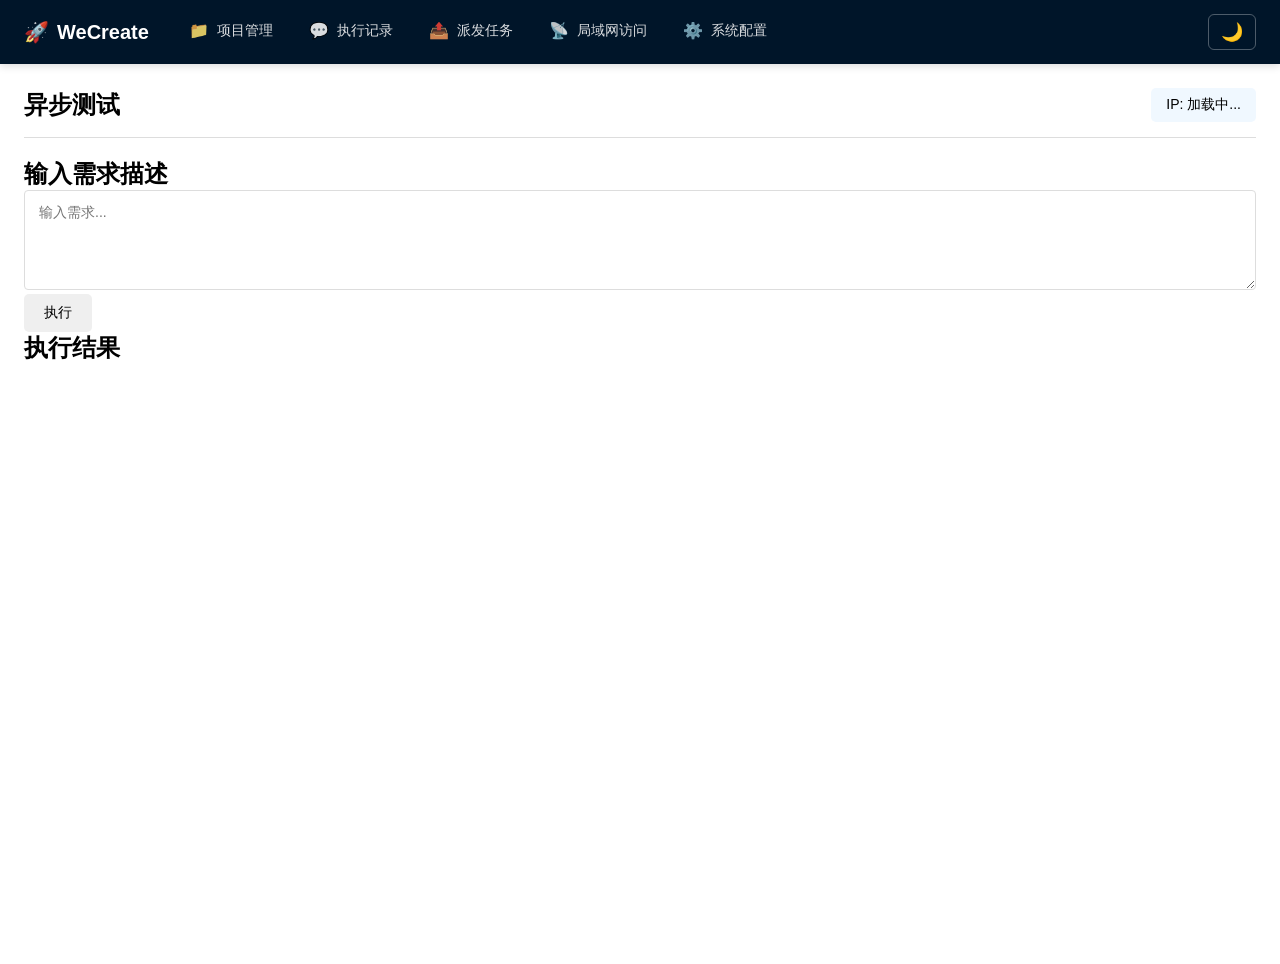
<file: src/main/resources/static/async/ass/index.html>
<!DOCTYPE html>
<html lang="zh-CN">
<head>
    <meta charset="UTF-8">
    <meta name="viewport" content="width=device-width, initial-scale=1.0">
    <title>异步测试 - WeCreate</title>
    <link rel="stylesheet" href="../../css/navbar.css">
    <link rel="stylesheet" href="../../css/forms.css">
    <style>
        :root {
            --bg-color: #ffffff;
            --container-bg: #ffffff;
            --text-color: #000000;
            --border-color: #ddd;
            --header-border: #ddd;
            --user-info-bg: #f0f8ff;
            --path-info-bg: #fff8dc;
            --warning-bg: #fcf8e3;
            --warning-border: #ff9800;
            --input-border: #ddd;
            --btn-primary-bg: #007bff;
            --btn-primary-hover: #0056b3;
            --btn-disabled-bg: #ccc;
            --output-border: #ddd;
            --message-info-bg: #e7f3ff;
            --message-info-border: #2196F3;
            --message-complete-bg: #dff0d8;
            --message-complete-border: #4CAF50;
            --message-success-bg: #dff0d8;
            --message-success-border: #4CAF50;
            --message-error-bg: #f2dede;
            --message-error-border: #F44336;
            --message-warning-bg: #fff3cd;
            --message-warning-border: #ffc107;
        }

        .dark-theme {
            --bg-color: #1a1a1a;
            --container-bg: #2d2d2d;
            --text-color: #e0e0e0;
            --border-color: #555;
            --header-border: #555;
            --user-info-bg: #3d3d3d;
            --path-info-bg: #4a3c00;
            --warning-bg: #4a3c00;
            --warning-border: #ff9800;
            --input-border: #555;
            --btn-primary-bg: #0069d9;
            --btn-primary-hover: #0062cc;
            --btn-disabled-bg: #555;
            --output-border: #555;
            --message-info-bg: #1e3a5f;
            --message-info-border: #2196F3;
            --message-complete-bg: #1e4a1e;
            --message-complete-border: #4CAF50;
            --message-success-bg: #1e4a1e;
            --message-success-border: #4CAF50;
            --message-error-bg: #5c1e1e;
            --message-error-border: #F44336;
            --message-warning-bg: #4a3c00;
            --message-warning-border: #ffc107;
        }

        body {
            font-family: 'Microsoft YaHei', Arial, sans-serif;
            margin: 0;
            padding: 0;
            background-color: var(--bg-color);
            color: var(--text-color);
            transition: background-color 0.3s, color 0.3s;
        }

        .header {
            display: flex;
            justify-content: space-between;
            align-items: center;
            margin-bottom: 20px;
            padding-bottom: 15px;
            border-bottom: 1px solid var(--header-border);
        }

        .header h1 {
            margin: 0;
            font-size: 24px;
        }

        .user-info {
            display: flex;
            gap: 15px;
            align-items: center;
            background: var(--user-info-bg);
            padding: 8px 15px;
            border-radius: 5px;
            font-size: 14px;
        }

        .path-info {
            background: var(--path-info-bg);
            padding: 10px 15px;
            border-radius: 5px;
            margin-bottom: 15px;
            font-size: 14px;
            border: 1px solid var(--warning-border);
        }

        .input-row {
            display: flex;
            gap: 10px;
            margin-bottom: 15px;
        }

        #userInput {
            flex: 1;
            padding: 10px;
            border: 1px solid var(--input-border);
            border-radius: 5px;
            font-size: 14px;
        }

        #userInput:focus {
            outline: none;
            border-color: var(--btn-primary-bg);
        }

        button {
            padding: 10px 20px;
            border: none;
            border-radius: 5px;
            cursor: pointer;
            font-size: 14px;
        }

        .btn-primary {
            background: var(--btn-primary-bg);
            color: white;
        }

        .btn-primary:hover {
            background: var(--btn-primary-hover);
        }

        .btn:disabled {
            background: var(--btn-disabled-bg);
            cursor: not-allowed;
        }

        .output {
            border: 1px solid var(--output-border);
            border-radius: 5px;
            padding: 15px;
            min-height: 400px;
            max-height: 600px;
            overflow-y: auto;
            background: var(--container-bg);
        }

        .message {
            margin-bottom: 10px;
            padding: 10px;
            border-radius: 5px;
            border-left: 3px solid;
        }

        .message.info {
            background: var(--message-info-bg);
            border-color: var(--message-info-border);
        }

        .message.complete {
            background: var(--message-complete-bg);
            border-color: var(--message-complete-border);
        }

        .message.success {
            background: var(--message-success-bg);
            border-color: var(--message-success-border);
        }

        .message.error {
            background: var(--message-error-bg);
            border-color: var(--message-error-border);
        }

        .message.warning {
            background: var(--message-warning-bg);
            border-color: var(--message-warning-border);
        }

        .message-content {
            white-space: pre-wrap;
            word-wrap: break-word;
        }
    </style>
</head>
<body>
    <!-- 顶部导航栏 -->
    <nav class="navbar">
        <div class="navbar-content">
            <div class="navbar-left">
                <a href="/list.html" class="navbar-logo">
                    <span>🚀</span>
                    <span>WeCreate</span>
                </a>
                <div class="navbar-menu" id="navbarMenu">
                    <a href="/index.html" class="navbar-menu-item">
                        <span class="icon">📁</span>
                        <span>项目管理</span>
                    </a>
                    <a href="/excrecord.html" class="navbar-menu-item">
                        <span class="icon">💬</span>
                        <span>执行记录</span>
                    </a>
                    <a href="/pro/index.html" class="navbar-menu-item">
                        <span class="icon">📤</span>
                        <span>派发任务</span>
                    </a>
                    <a href="/async/ass/index.html" class="navbar-menu-item active" style="display: none;">
                        <span class="icon">⚡</span>
                        <span>异步测试</span>
                    </a>
                    <a href="/debug.html" class="navbar-menu-item" style="display: none;">
                        <span class="icon">🐛</span>
                        <span>日志调试</span>
                    </a>
                    <a href="/lan.html" class="navbar-menu-item">
                        <span class="icon">📡</span>
                        <span>局域网访问</span>
                    </a>
                    <a href="/settings.html" class="navbar-menu-item">
                        <span class="icon">⚙️</span>
                        <span>系统配置</span>
                    </a>
                </div>
            </div>
            <div class="navbar-right">
                <button class="theme-toggle-btn" id="themeToggleBtn" onclick="toggleDarkTheme()" title="切换主题 (F8)">
                    <span class="theme-icon">🌙</span>
                </button>
            </div>
            <div class="navbar-toggle" onclick="toggleNavbarMenu()">
                <span></span>
                <span></span>
                <span></span>
            </div>
        </div>
    </nav>

    <div class="main-container">
        <div class="header">
            <h1>异步测试</h1>
            <div class="user-info">
                <div class="info-item">IP: <span id="ip">加载中...</span></div>
            </div>
        </div>

        <div class="container">
            <div class="input-section">
                <h2>输入需求描述</h2>
                <textarea id="requestInput" placeholder="输入需求..."></textarea>
                <button id="executeBtn">执行</button>
            </div>

            <div class="output-section">
                <h2>执行结果</h2>
                <div id="output"></div>
            </div>
        </div>
    </div>

    <!-- 引入导航栏 JS -->
    <script src="../../js/navbar.js"></script>
</body>
</html>
</file>
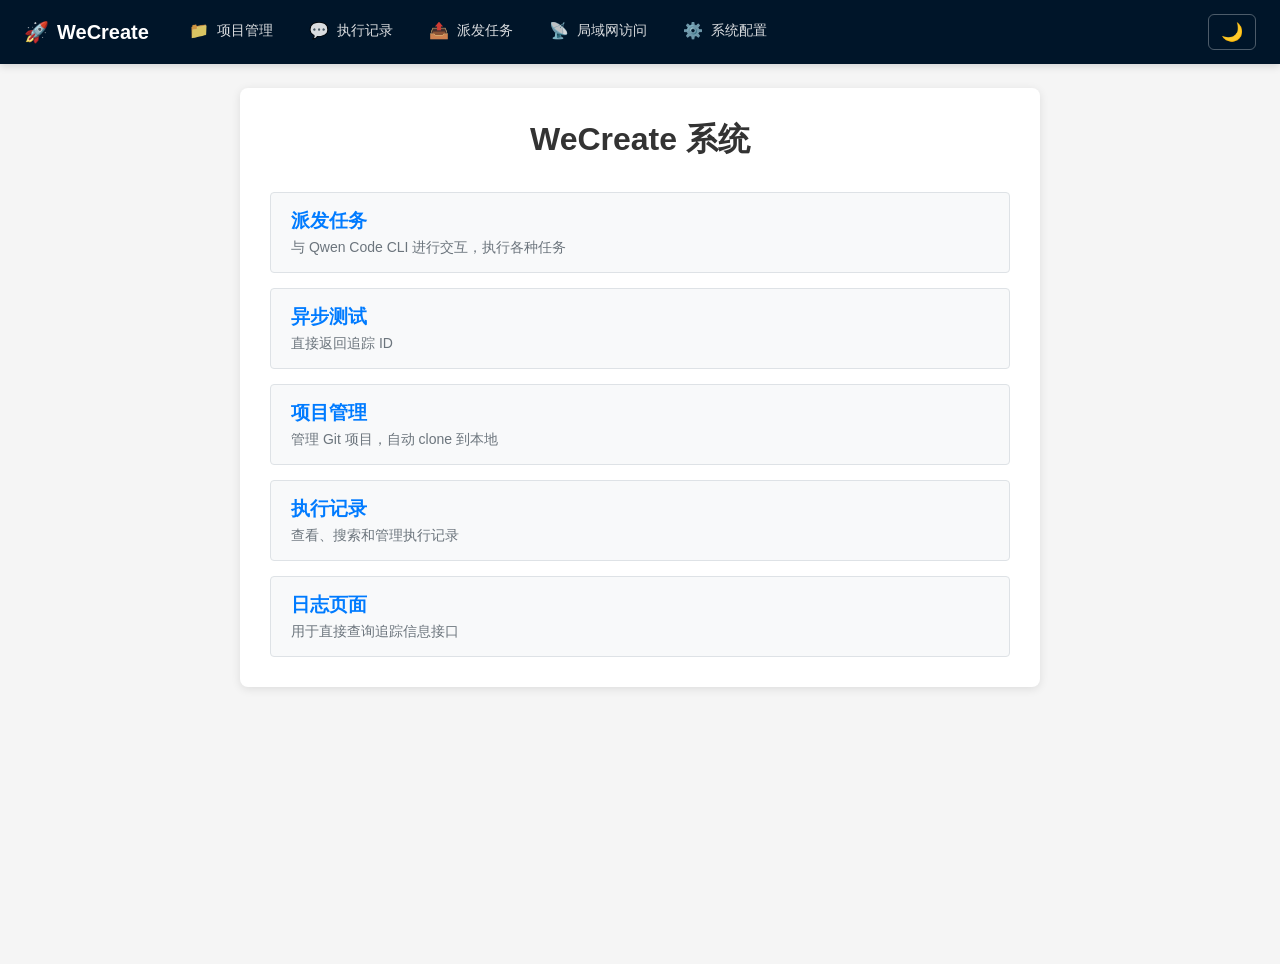
<file: src/main/resources/static/list.html>
<!DOCTYPE html>
<html lang="zh-CN">
<head>
    <meta charset="UTF-8">
    <meta name="viewport" content="width=device-width, initial-scale=1.0">
    <title>WeCreate 系统 - 导航</title>
    <link rel="stylesheet" href="css/navbar.css">
    <style>
        .container {
            max-width: 800px;
            margin: 0 auto;
            background-color: white;
            padding: 30px;
            border-radius: 8px;
            box-shadow: 0 2px 10px rgba(0,0,0,0.1);
            transition: background-color 0.35s cubic-bezier(0.4, 0, 0.2, 1),
                        box-shadow 0.35s cubic-bezier(0.4, 0, 0.2, 1);
        }
        h1 {
            color: #333;
            text-align: center;
            transition: color 0.35s cubic-bezier(0.4, 0, 0.2, 1);
        }
        .nav-links {
            display: flex;
            flex-direction: column;
            gap: 15px;
            margin-top: 30px;
        }
        .nav-link {
            padding: 15px 20px;
            background-color: #f8f9fa;
            border: 1px solid #dee2e6;
            border-radius: 4px;
            text-decoration: none;
            color: #495057;
            transition: all 0.35s cubic-bezier(0.4, 0, 0.2, 1);
        }
        .nav-link:hover {
            background-color: #e9ecef;
            border-color: #adb5bd;
            transform: translateY(-2px);
            box-shadow: 0 4px 8px rgba(0,0,0,0.1);
        }
        .nav-link h3 {
            margin: 0 0 5px 0;
            color: #007bff;
        }
        .nav-link p {
            margin: 0;
            color: #6c757d;
            font-size: 14px;
        }
        body.dark-theme .container {
            background-color: #2d2d2d;
        }
        body.dark-theme h1 {
            color: #e0e0e0;
        }
        body.dark-theme .nav-link {
            background-color: #3d3d3d;
            border-color: #555;
            color: #c0c0c0;
        }
        body.dark-theme .nav-link:hover {
            background-color: #4d4d4d;
        }
        body.dark-theme .nav-link h3 {
            color: #4da6ff;
        }
        body.dark-theme .nav-link p {
            color: #a0a0a0;
        }
    </style>
</head>
<body>
    <!-- 顶部导航栏 -->
    <nav class="navbar">
        <div class="navbar-content">
            <div class="navbar-left">
                <a href="/list.html" class="navbar-logo">
                    <span>🚀</span>
                    <span>WeCreate</span>
                </a>
                <div class="navbar-menu" id="navbarMenu">
                    <a href="/index.html" class="navbar-menu-item">
                        <span class="icon">📁</span>
                        <span>项目管理</span>
                    </a>
                    <a href="/excrecord.html" class="navbar-menu-item">
                        <span class="icon">💬</span>
                        <span>执行记录</span>
                    </a>
                    <a href="/pro/index.html" class="navbar-menu-item">
                        <span class="icon">📤</span>
                        <span>派发任务</span>
                    </a>
                    <a href="/async/ass/index.html" class="navbar-menu-item" style="display: none;">
                        <span class="icon">⚡</span>
                        <span>异步测试</span>
                    </a>
                    <a href="/debug.html" class="navbar-menu-item" style="display: none;">
                        <span class="icon">🐛</span>
                        <span>日志调试</span>
                    </a>
                    <a href="/lan.html" class="navbar-menu-item">
                        <span class="icon">📡</span>
                        <span>局域网访问</span>
                    </a>
                    <a href="/settings.html" class="navbar-menu-item">
                        <span class="icon">⚙️</span>
                        <span>系统配置</span>
                    </a>
                </div>
            </div>
            <div class="navbar-right">
                <button class="theme-toggle-btn" id="themeToggleBtn" onclick="toggleDarkTheme()" title="切换主题 (F8)">
                    <span class="theme-icon">🌙</span>
                </button>
            </div>
            <div class="navbar-toggle" onclick="toggleNavbarMenu()">
                <span></span>
                <span></span>
                <span></span>
            </div>
        </div>
    </nav>

    <div class="main-container">
    <div class="container">
        <h1>WeCreate 系统</h1>

        <div class="nav-links">
            <a href="/pro/index.html" class="nav-link">
                <h3>派发任务</h3>
                <p>与 Qwen Code CLI 进行交互，执行各种任务</p>
            </a>
            <a href="/async/ass/index.html" class="nav-link">
                <h3>异步测试</h3>
                <p>直接返回追踪 ID</p>
            </a>
            <a href="/index.html" class="nav-link">
                <h3>项目管理</h3>
                <p>管理 Git 项目，自动 clone 到本地</p>
            </a>
            <a href="/excrecord.html" class="nav-link">
                <h3>执行记录</h3>
                <p>查看、搜索和管理执行记录</p>
            </a>
            <a href="/debug.html" class="nav-link">
                <h3>日志页面</h3>
                <p>用于直接查询追踪信息接口</p>
            </a>
        </div>
    </div>

    <!-- 引入导航栏 JS -->
    <script src="js/navbar.js"></script>
</body>
</html>
</file>
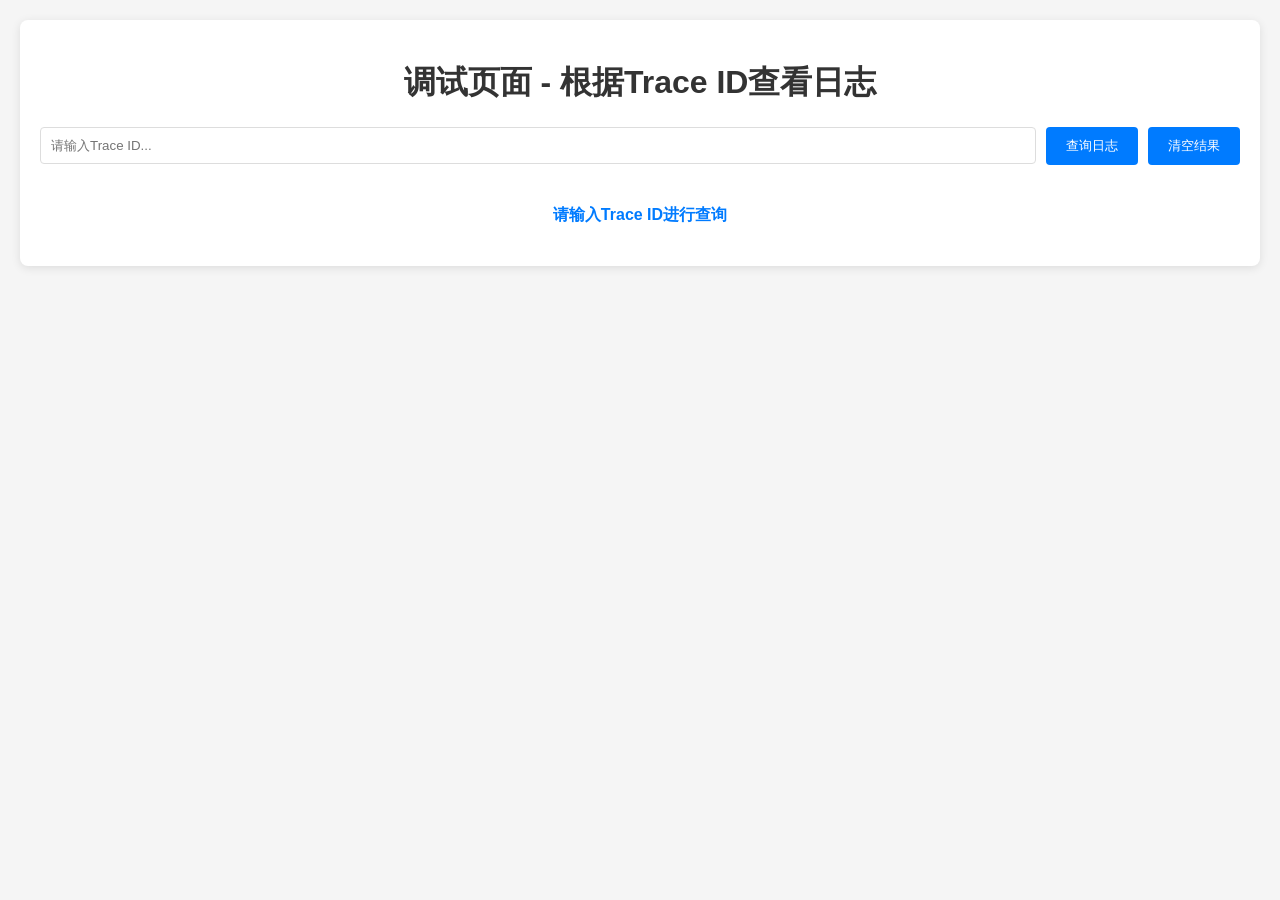
<file: src/main/resources/static/log.html>
<!DOCTYPE html>
<html lang="zh-CN">
<head>
    <meta charset="UTF-8">
    <meta name="viewport" content="width=device-width, initial-scale=1.0">
    <title>日志页面 - 根据Trace ID查看日志</title>
    <style>
        :root {
            /* 亮色主题 */
            --bg-color: #f5f5f5;
            --container-bg: white;
            --text-color: #333;
            --border-color: #ddd;
            --input-bg: white;
            --input-border: #ddd;
            --btn-primary-bg: #007bff;
            --btn-primary-hover: #0056b3;
            --log-item-bg: #f8f9fa;
            --log-content-bg: white;
        }

        .dark-theme {
            /* 暗色主题 */
            --bg-color: #1a1a1a;
            --container-bg: #2d2d2d;
            --text-color: #e0e0e0;
            --border-color: #555;
            --input-bg: #3d3d3d;
            --input-border: #555;
            --btn-primary-bg: #0069d9;
            --btn-primary-hover: #0062cc;
            --log-item-bg: #3d3d3d;
            --log-content-bg: #4d4d4d;
        }

        body {
            font-family: Arial, sans-serif;
            margin: 0;
            padding: 20px;
            background-color: var(--bg-color);
            color: var(--text-color);
            transition: background-color 0.3s, color 0.3s;
        }
        .container {
            max-width: 1200px;
            margin: 0 auto;
            background-color: var(--container-bg);
            padding: 20px;
            border-radius: 8px;
            box-shadow: 0 2px 10px rgba(0,0,0,0.1);
            transition: background-color 0.3s;
        }
        h1 {
            color: var(--text-color);
            text-align: center;
        }
        .search-box {
            margin-bottom: 20px;
            display: flex;
            gap: 10px;
            align-items: center;
        }
        .search-box input {
            flex: 1;
            padding: 10px;
            border: 1px solid var(--input-border);
            border-radius: 4px;
            background-color: var(--input-bg);
            color: var(--text-color);
            transition: background-color 0.3s, border-color 0.3s;
        }
        .search-box button {
            padding: 10px 20px;
            background-color: var(--btn-primary-bg);
            color: white;
            border: none;
            border-radius: 4px;
            cursor: pointer;
        }
        .search-box button:hover {
            background-color: var(--btn-primary-hover);
        }
        .log-container {
            margin-top: 20px;
        }
        .log-item {
            border: 1px solid var(--border-color);
            margin-bottom: 10px;
            padding: 15px;
            border-radius: 4px;
            background-color: var(--log-item-bg);
            transition: background-color 0.3s;
        }
        .log-header {
            font-weight: bold;
            margin-bottom: 8px;
            color: #007bff;
            display: flex;
            justify-content: space-between;
        }
        .log-content {
            white-space: pre-wrap;
            background-color: var(--log-content-bg);
            padding: 10px;
            border-radius: 4px;
            border: 1px solid var(--border-color);
            transition: background-color 0.3s;
        }
        .error-message {
            color: #ff6b6b;
            font-weight: bold;
            text-align: center;
            padding: 20px;
        }
        .info-message {
            color: #007bff;
            font-weight: bold;
            text-align: center;
            padding: 20px;
        }
        .loading {
            text-align: center;
            padding: 20px;
        }
    </style>
</head>
<body>
    <div class="container">
        <h1>调试页面 - 根据Trace ID查看日志</h1>
        
        <div class="search-box">
            <input type="text" id="traceIdInput" placeholder="请输入Trace ID...">
            <button onclick="searchByTraceId()">查询日志</button>
            <button onclick="clearResults()">清空结果</button>
        </div>
        
        <div id="resultsContainer" class="log-container">
            <!-- 查询结果将在这里显示 -->
            <div class="info-message">请输入Trace ID进行查询</div>
        </div>
    </div>

    <script>
        // 添加键盘快捷键监听器
        document.addEventListener('keydown', function(event) {
            // 检查是否按下了 F2 键
            if (event.key === 'F2') {
                event.preventDefault();
                window.location.href = '/';
            }
            // 检查是否按下了 F8 键切换主题
            else if (event.key === 'F8') {
                event.preventDefault();
                document.body.classList.toggle('dark-theme');
                // 保存主题偏好到 localStorage
                const isDarkTheme = document.body.classList.contains('dark-theme');
                localStorage.setItem('theme', isDarkTheme ? 'dark' : 'light');
            }
        });
        
        // 页面加载时恢复主题设置
        window.addEventListener('DOMContentLoaded', function() {
            const savedTheme = localStorage.getItem('theme');
            if (savedTheme === 'dark') {
                document.body.classList.add('dark-theme');
            }
            
            // 从URL参数获取traceId并自动查询
            const urlParams = new URLSearchParams(window.location.search);
            const traceIdParam = urlParams.get('traceId');
            if (traceIdParam) {
                document.getElementById('traceIdInput').value = traceIdParam;
                searchByTraceId();
            }
        });
        
        // 根据Trace ID查询日志
        function searchByTraceId() {
            const traceId = document.getElementById('traceIdInput').value.trim();
            
            if (!traceId) {
                alert('请输入Trace ID');
                return;
            }
            
            // 显示加载中状态
            document.getElementById('resultsContainer').innerHTML = '<div class="loading">查询中...</div>';
            
            // 调用后端接口查询日志 (改为POST请求)
            fetch(`/api/logs/trace`, {
                method: 'POST',
                headers: {
                    'Content-Type': 'application/json'
                },
                body: JSON.stringify({ traceId: traceId, asc: 'true' })
            })
                .then(response => {
                    if (!response.ok) {
                        throw new Error(`HTTP error! status: ${response.status}`);
                    }
                    return response.json();
                })
                .then(logs => {
                    displayLogs(logs);
                })
                .catch(error => {
                    console.error('Error fetching logs:', error);
                    document.getElementById('resultsContainer').innerHTML = 
                        `<div class="error-message">查询失败: ${error.message}</div>`;
                });
        }
        
        // 显示日志结果
        function displayLogs(logs) {
            const container = document.getElementById('resultsContainer');
            
            if (!logs || logs.length === 0) {
                container.innerHTML = '<div class="info-message">未找到相关日志</div>';
                return;
            }
            
            // 定义HTML实体编码函数
            function escapeHtml(text) {
                if (typeof text !== 'string') {
                    return text;
                }
                return text
                    .replace(/&/g, '&amp;')
                    .replace(/</g, '&lt;')
                    .replace(/>/g, '&gt;')
                    .replace(/"/g, '&quot;')
                    .replace(/'/g, '&#x27;')
                    .replace(/`/g, '&#x60;');
            }
            
            let html = '';
            logs.forEach(log => {
                // 处理时间格式
                const createTime = log.createTime ? new Date(log.createTime).toLocaleString('zh-CN', {
                    year: 'numeric',
                    month: '2-digit',
                    day: '2-digit',
                    hour: '2-digit',
                    minute: '2-digit',
                    second: '2-digit',
                    fractionalSecondDigits: 3
                }) : '';
                
                html += `
                    <div class="log-item">
                        <div class="log-header">
                            <span>类型: ${escapeHtml(log.type || 'N/A')}</span>
                            <span>时间: ${escapeHtml(createTime)}</span>
                        </div>
                        <div class="log-content">${escapeHtml(log.content || '无内容')}</div>
                    </div>
                `;
            });
            
            container.innerHTML = html;
        }
        
        // 清空查询结果
        function clearResults() {
            document.getElementById('traceIdInput').value = '';
            document.getElementById('resultsContainer').innerHTML = '<div class="info-message">请输入Trace ID进行查询</div>';
        }
        
        // 支持回车键查询
        document.getElementById('traceIdInput').addEventListener('keypress', function(event) {
            if (event.key === 'Enter') {
                searchByTraceId();
            }
        });
    </script>
</body>
</html>
</file>
<file: src/main/resources/static/css/navbar.css>
/* ============================================
   WeCreate 顶部导航栏样式
   ============================================ */

* {
    margin: 0;
    padding: 0;
    box-sizing: border-box;
}

body {
    font-family: -apple-system, BlinkMacSystemFont, 'Segoe UI', Roboto, 'Helvetica Neue', Arial, sans-serif;
    background-color: #f5f5f5;
    min-height: 100vh;
    /* 全局平滑过渡 - 所有背景色和颜色变化同步 */
    transition: background-color 0.35s cubic-bezier(0.4, 0, 0.2, 1), 
                color 0.35s cubic-bezier(0.4, 0, 0.2, 1);
}

/* 顶部导航栏 */
.navbar {
    background: #001529;
    color: white;
    padding: 0 24px;
    position: fixed;
    top: 0;
    left: 0;
    right: 0;
    z-index: 1000;
    box-shadow: 0 2px 8px rgba(0,0,0,0.15);
}

.navbar-content {
    display: flex;
    align-items: center;
    justify-content: space-between;
    height: 64px;
    max-width: 1920px;
    margin: 0 auto;
}

.navbar-left {
    display: flex;
    align-items: center;
    gap: 24px;
}

.navbar-right {
    display: flex;
    align-items: center;
    gap: 12px;
    margin-left: auto;
}

.navbar-logo {
    font-size: 20px;
    font-weight: 600;
    color: white;
    text-decoration: none;
    display: flex;
    align-items: center;
    gap: 8px;
    transition: color 0.3s;
}

.navbar-logo:hover {
    color: #1890ff;
}

.navbar-menu {
    display: flex;
    align-items: center;
    gap: 4px;
}

.navbar-menu-item {
    padding: 0 16px;
    height: 64px;
    display: flex;
    align-items: center;
    color: rgba(255,255,255,0.85);
    text-decoration: none;
    font-size: 14px;
    transition: all 0.3s;
    cursor: pointer;
    border-bottom: 3px solid transparent;
}

.navbar-menu-item:hover {
    color: white;
    background: rgba(255,255,255,0.08);
}

.navbar-menu-item.active {
    color: white;
    background: #1890ff;
    border-bottom-color: #1890ff;
}

.navbar-menu-item .icon {
    margin-right: 8px;
    font-size: 16px;
}

/* 移动端菜单切换 */
.navbar-toggle {
    display: none;
    flex-direction: column;
    gap: 4px;
    cursor: pointer;
    padding: 8px;
}

.navbar-toggle span {
    width: 24px;
    height: 2px;
    background: white;
    transition: all 0.3s;
}

/* 主体内容容器 */
.main-container {
    margin-top: 64px;
    padding: 24px;
    max-width: 1400px;
    margin-left: auto;
    margin-right: auto;
}

/* 页面标题 */
.page-header {
    margin-bottom: 24px;
}

.page-title {
    font-size: 24px;
    font-weight: 600;
    color: #333;
    margin-bottom: 8px;
    transition: color 0.35s cubic-bezier(0.4, 0, 0.2, 1);
}

.page-subtitle {
    font-size: 14px;
    color: #666;
    transition: color 0.35s cubic-bezier(0.4, 0, 0.2, 1);
}

/* 卡片样式 */
.card {
    background: #fff;
    border-radius: 8px;
    box-shadow: 0 1px 3px rgba(0,0,0,0.1);
    margin-bottom: 24px;
    /* 平滑过渡 */
    transition: background-color 0.35s cubic-bezier(0.4, 0, 0.2, 1),
                box-shadow 0.35s cubic-bezier(0.4, 0, 0.2, 1);
}

.card-header {
    padding: 16px 24px;
    border-bottom: 1px solid #e8e8e8;
    display: flex;
    align-items: center;
    justify-content: space-between;
    transition: border-color 0.35s cubic-bezier(0.4, 0, 0.2, 1);
}

.card-title {
    font-size: 16px;
    font-weight: 600;
    color: #333;
    display: flex;
    align-items: center;
    gap: 8px;
    transition: color 0.35s cubic-bezier(0.4, 0, 0.2, 1);
}

.card-title::before {
    content: '';
    width: 4px;
    height: 16px;
    background: #1890ff;
    border-radius: 2px;
}

.card-body {
    padding: 24px;
}

/* 响应式设计 */
@media (max-width: 768px) {
    .navbar-toggle {
        display: flex;
    }

    .navbar-menu {
        display: none;
        position: absolute;
        top: 64px;
        left: 0;
        right: 0;
        background: #001529;
        flex-direction: column;
        padding: 8px 0;
    }

    .navbar-menu.show {
        display: flex;
    }

    .navbar-menu-item {
        height: 48px;
        width: 100%;
        justify-content: center;
    }

    .main-container {
        padding: 16px;
    }
}

/* 主题切换按钮 */
.theme-toggle-btn {
    background: transparent;
    border: 1px solid rgba(255, 255, 255, 0.3);
    border-radius: 6px;
    padding: 6px 12px;
    cursor: pointer;
    font-size: 18px;
    line-height: 1;
    transition: all 0.3s;
    display: flex;
    align-items: center;
    justify-content: center;
    min-width: 40px;
    height: 36px;
}

.theme-toggle-btn:hover {
    background: rgba(255, 255, 255, 0.1);
    border-color: rgba(255, 255, 255, 0.5);
    transform: scale(1.05);
}

.theme-toggle-btn:active {
    transform: scale(0.95);
}

.theme-toggle-btn .theme-icon {
    transition: transform 0.3s;
}

.theme-toggle-btn:hover .theme-icon {
    transform: rotate(20deg);
}

/* 暗色主题下的主题切换按钮 */
body.dark-theme .theme-toggle-btn {
    border-color: rgba(255, 255, 255, 0.2);
}

body.dark-theme .theme-toggle-btn:hover {
    background: rgba(255, 255, 255, 0.08);
    border-color: rgba(255, 255, 255, 0.4);
}

/* 暗色主题支持 */
body.dark-theme {
    background-color: #1a1a1a;
}

body.dark-theme .card {
    background: #2d2d2d;
}

body.dark-theme .page-title {
    color: #e0e0e0;
}

body.dark-theme .page-subtitle {
    color: #999;
}

/* 表格样式 */
.table-container {
    overflow-x: auto;
}

.table {
    width: 100%;
    border-collapse: collapse;
    background: var(--container-bg, #fff);
    transition: background-color 0.35s cubic-bezier(0.4, 0, 0.2, 1);
}

.table th,
.table td {
    padding: 14px 16px;
    text-align: left;
    border-bottom: 1px solid #e8e8e8;
    transition: background-color 0.35s cubic-bezier(0.4, 0, 0.2, 1),
                color 0.35s cubic-bezier(0.4, 0, 0.2, 1),
                border-color 0.35s cubic-bezier(0.4, 0, 0.2, 1);
}

.table th {
    background: #fafafa;
    font-weight: 600;
    color: #333;
    font-size: 14px;
    transition: background-color 0.35s cubic-bezier(0.4, 0, 0.2, 1),
                color 0.35s cubic-bezier(0.4, 0, 0.2, 1);
}

.table tbody tr:hover {
    background: #f5f5f5;
}

.table tbody tr {
    transition: background-color 0.35s cubic-bezier(0.4, 0, 0.2, 1);
}

.table td {
    font-size: 14px;
    color: #666;
    transition: color 0.35s cubic-bezier(0.4, 0, 0.2, 1);
}

/* 模态框样式 */
.modal {
    display: none;
    position: fixed;
    z-index: 1001;
    left: 0;
    top: 0;
    width: 100%;
    height: 100%;
    background-color: rgba(0,0,0,0.45);
}

.modal.show {
    display: flex;
    align-items: center;
    justify-content: center;
}

.modal-content {
    background: #fff;
    border-radius: 8px;
    width: 90%;
    max-width: 600px;
    max-height: 80vh;
    overflow-y: auto;
    transition: background-color 0.35s cubic-bezier(0.4, 0, 0.2, 1);
}

.modal-header {
    padding: 16px 24px;
    border-bottom: 1px solid #e8e8e8;
    display: flex;
    justify-content: space-between;
    align-items: center;
    transition: border-color 0.35s cubic-bezier(0.4, 0, 0.2, 1);
}

.modal-header h2 {
    margin: 0;
    font-size: 18px;
    color: #333;
    transition: color 0.35s cubic-bezier(0.4, 0, 0.2, 1);
}

.modal-body {
    padding: 24px;
}

.close {
    font-size: 24px;
    font-weight: bold;
    cursor: pointer;
    color: #999;
    transition: color 0.3s;
}

.close:hover {
    color: #333;
}

/* 暗色主题表格适配 */
body.dark-theme .table th {
    background: #3d3d3d;
    color: #e0e0e0;
}

body.dark-theme .table td {
    border-bottom-color: #444;
    color: #bbb;
}

body.dark-theme .table tbody tr:hover {
    background: #3d3d3d;
}

/* 暗色主题模态框适配 */
body.dark-theme .modal-content {
    background: #2d2d2d;
}

body.dark-theme .modal-header {
    border-bottom-color: #444;
}

body.dark-theme .modal-header h2 {
    color: #e0e0e0;
}

body.dark-theme .close {
    color: #999;
}

body.dark-theme .close:hover {
    color: #e0e0e0;
}

/* 加载状态 */
.loading {
    text-align: center;
    padding: 40px;
    color: #999;
}

/* 消息提示 */
.message {
    position: fixed;
    top: 5px;
    padding: 12px 24px;
    border-radius: 4px;
    color: white;
    z-index: 1002;
    animation: slideIn 0.3s ease-out;
}

.message.success {
    background: #52c41a;
}

.message.error {
    background: #ff4d4f;
}

.message.warning {
    background: #faad14;
}

@keyframes slideIn {
    from {
        transform: translateX(100%);
        opacity: 0;
    }
    to {
        transform: translateX(0);
        opacity: 1;
    }
}
</file>
<file: src/main/resources/static/css/forms.css>
/* ============================================
   WeCreate 表单组件样式
   统一输入框、文本域、按钮等表单元素样式
   ============================================ */

/* 表单容器 */
.form-section {
    background: var(--container-bg, #fff);
    border-radius: 8px;
    box-shadow: 0 1px 3px rgba(0,0,0,0.1);
    padding: 24px;
    margin-bottom: 24px;
    transition: background-color 0.35s cubic-bezier(0.4, 0, 0.2, 1),
                box-shadow 0.35s cubic-bezier(0.4, 0, 0.2, 1);
}

.form-section h2 {
    margin: 0 0 20px 0;
    font-size: 18px;
    font-weight: 600;
    color: var(--text-color, #333);
    display: flex;
    align-items: center;
    gap: 8px;
    transition: color 0.35s cubic-bezier(0.4, 0, 0.2, 1);
}

.form-section h2::before {
    content: '';
    width: 4px;
    height: 18px;
    background: #1890ff;
    border-radius: 2px;
}

/* 输入框基础样式 */
input[type="text"],
input[type="password"],
input[type="email"],
input[type="number"],
input[type="url"],
input[type="date"],
input[type="datetime-local"],
input[type="time"],
input[type="search"],
input[type="tel"],
textarea,
select {
    width: 100%;
    padding: 10px 14px;
    border: 1px solid var(--input-border, #d9d9d9);
    border-radius: 4px;
    font-size: 14px;
    font-family: -apple-system, BlinkMacSystemFont, 'Segoe UI', Roboto, 'Helvetica Neue', Arial, sans-serif;
    color: var(--text-color, #333);
    background: var(--input-bg, #fff);
    transition: all 0.3s ease;
    box-sizing: border-box;
}

/* 输入框悬停状态 */
input[type="text"]:hover,
input[type="password"]:hover,
input[type="email"]:hover,
input[type="number"]:hover,
input[type="url"]:hover,
input[type="date"]:hover,
input[type="datetime-local"]:hover,
input[type="time"]:hover,
input[type="search"]:hover,
input[type="tel"]:hover,
textarea:hover,
select:hover {
    border-color: #40a9ff;
}

/* 输入框聚焦状态 */
input[type="text"]:focus,
input[type="password"]:focus,
input[type="email"]:focus,
input[type="number"]:focus,
input[type="url"]:focus,
input[type="date"]:focus,
input[type="datetime-local"]:focus,
input[type="time"]:focus,
input[type="search"]:focus,
input[type="tel"]:focus,
textarea:focus,
select:focus {
    border-color: #1890ff;
    outline: none;
    box-shadow: 0 0 0 2px rgba(24, 144, 255, 0.2);
}

/* 输入框禁用状态 */
input[type="text"]:disabled,
input[type="password"]:disabled,
input[type="email"]:disabled,
input[type="number"]:disabled,
input[type="url"]:disabled,
input[type="date"]:disabled,
input[type="datetime-local"]:disabled,
input[type="time"]:disabled,
input[type="search"]:disabled,
input[type="tel"]:disabled,
textarea:disabled,
select:disabled {
    background: #f5f5f5;
    border-color: #d9d9d9;
    cursor: not-allowed;
    opacity: 0.6;
}

/* 输入框错误状态 */
input.error,
textarea.error {
    border-color: #ff4d4f !important;
}

input.error:focus,
textarea.error:focus {
    box-shadow: 0 0 0 2px rgba(255, 77, 79, 0.2) !important;
}

/* 文本域特殊样式 */
textarea {
    resize: vertical;
    min-height: 100px;
    line-height: 1.6;
}

textarea[rows] {
    height: auto;
}

/* 下拉选择框 */
select {
    cursor: pointer;
    appearance: none;
    -webkit-appearance: none;
    -moz-appearance: none;
    background-image: url("data:image/svg+xml,%3Csvg xmlns='http://www.w3.org/2000/svg' width='12' height='12' viewBox='0 0 12 12'%3E%3Cpath fill='%23333' d='M6 8L1 3h10z'/%3E%3C/svg%3E");
    background-repeat: no-repeat;
    background-position: right 12px center;
    padding-right: 36px;
}

select:hover {
    background-image: url("data:image/svg+xml,%3Csvg xmlns='http://www.w3.org/2000/svg' width='12' height='12' viewBox='0 0 12 12'%3E%3Cpath fill='%231890ff' d='M6 8L1 3h10z'/%3E%3C/svg%3E");
}

/* 复选框和单选框 */
input[type="checkbox"],
input[type="radio"] {
    width: 16px;
    height: 16px;
    cursor: pointer;
    accent-color: #1890ff;
}

/* 按钮基础样式 */
button,
.btn {
    display: inline-flex;
    align-items: center;
    justify-content: center;
    gap: 6px;
    padding: 10px 20px;
    border: none;
    border-radius: 4px;
    font-size: 14px;
    font-weight: 500;
    font-family: inherit;
    cursor: pointer;
    transition: all 0.3s ease;
    text-decoration: none;
    white-space: nowrap;
}

/* 主要按钮 */
.btn-primary,
button.btn-primary,
input[type="submit"].btn-primary {
    background: #1890ff;
    color: white;
}

.btn-primary:hover,
button.btn-primary:hover,
input[type="submit"].btn-primary:hover {
    background: #40a9ff;
    transform: translateY(-1px);
    box-shadow: 0 2px 8px rgba(24, 144, 255, 0.3);
}

.btn-primary:active {
    background: #096dd9;
    transform: translateY(0);
}

/* 默认按钮 */
.btn-default,
button.btn-default {
    background: #f0f0f0;
    color: #333;
    border: 1px solid #d9d9d9;
}

.btn-default:hover,
button.btn-default:hover {
    background: #d9d9d9;
    border-color: #bfbfbf;
}

.btn-default:active {
    background: #bfbfbf;
}

/* 危险按钮（删除等） */
.btn-danger,
button.btn-danger {
    background: #ff4d4f;
    color: white;
}

.btn-danger:hover,
button.btn-danger:hover {
    background: #ff7875;
    transform: translateY(-1px);
    box-shadow: 0 2px 8px rgba(255, 77, 79, 0.3);
}

.btn-danger:active {
    background: #ff4d4f;
    transform: translateY(0);
}

/* 成功按钮 */
.btn-success,
button.btn-success {
    background: #52c41a;
    color: white;
}

.btn-success:hover,
button.btn-success:hover {
    background: #73d13d;
    transform: translateY(-1px);
    box-shadow: 0 2px 8px rgba(82, 196, 26, 0.3);
}

.btn-success:active {
    background: #52c41a;
    transform: translateY(0);
}

/* 警告按钮 */
.btn-warning,
button.btn-warning {
    background: #faad14;
    color: white;
}

.btn-warning:hover,
button.btn-warning:hover {
    background: #ffc53d;
    transform: translateY(-1px);
    box-shadow: 0 2px 8px rgba(250, 173, 20, 0.3);
}

.btn-warning:active {
    background: #faad14;
    transform: translateY(0);
}

/* 禁用按钮 */
.btn:disabled,
button:disabled,
.btn.disabled,
button.disabled {
    background: #d9d9d9 !important;
    color: #999 !important;
    cursor: not-allowed !important;
    transform: none !important;
    box-shadow: none !important;
}

/* 按钮组 */
.btn-group {
    display: flex;
    gap: 12px;
    flex-wrap: wrap;
}

.btn-group .btn {
    flex: 0 0 auto;
}

/* 表单行 */
.form-row {
    display: flex;
    gap: 20px;
    margin-bottom: 20px;
}

.form-row:last-child {
    margin-bottom: 0;
}

/* 表单组 */
.form-group {
    flex: 1;
    min-width: 200px;
    display: flex;
    flex-direction: column;
    gap: 8px;
}

.form-group label {
    font-size: 14px;
    font-weight: 500;
    color: var(--text-color, #666);
}

.form-group label.required::after {
    content: ' *';
    color: #ff4d4f;
}

/* 帮助文本 */
.form-help {
    font-size: 12px;
    color: #999;
    margin-top: 4px;
}

.form-error {
    font-size: 12px;
    color: #ff4d4f;
    margin-top: 4px;
}

/* 输入框组 */
.input-group {
    display: flex;
    gap: 0;
}

.input-group input,
.input-group textarea {
    flex: 1;
    border-radius: 4px 0 0 4px;
}

.input-group .btn {
    border-radius: 0 4px 4px 0;
}

/* 搜索框样式 */
.search-box {
    display: flex;
    gap: 10px;
    align-items: flex-end;
    flex-wrap: wrap;
}

.search-box .form-group {
    flex: 1;
    min-width: 200px;
}

/* 暗色主题适配 */
body.dark-theme input[type="text"],
body.dark-theme input[type="password"],
body.dark-theme input[type="email"],
body.dark-theme input[type="number"],
body.dark-theme input[type="url"],
body.dark-theme input[type="date"],
body.dark-theme input[type="datetime-local"],
body.dark-theme input[type="time"],
body.dark-theme input[type="search"],
body.dark-theme input[type="tel"],
body.dark-theme textarea,
body.dark-theme select {
    background: #3d3d3d;
    border-color: #555;
    color: #e0e0e0;
}

body.dark-theme input:hover,
body.dark-theme textarea:hover,
body.dark-theme select:hover {
    border-color: #40a9ff;
}

body.dark-theme select {
    background-image: url("data:image/svg+xml,%3Csvg xmlns='http://www.w3.org/2000/svg' width='12' height='12' viewBox='0 0 12 12'%3E%3Cpath fill='%23e0e0e0' d='M6 8L1 3h10z'/%3E%3C/svg%3E");
}

body.dark-theme select:hover {
    background-image: url("data:image/svg+xml,%3Csvg xmlns='http://www.w3.org/2000/svg' width='12' height='12' viewBox='0 0 12 12'%3E%3Cpath fill='%2340a9ff' d='M6 8L1 3h10z'/%3E%3C/svg%3E");
}

body.dark-theme .btn-default {
    background: #3d3d3d;
    color: #e0e0e0;
    border-color: #555;
}

body.dark-theme .btn-default:hover {
    background: #4d4d4d;
    border-color: #777;
}

/* 响应式设计 */
@media (max-width: 768px) {
    .form-row {
        flex-direction: column;
        gap: 15px;
    }

    .form-group {
        min-width: 100%;
    }

    .search-box {
        flex-direction: column;
        align-items: stretch;
    }

    .search-box .form-group {
        min-width: 100%;
    }

    .btn-group {
        flex-direction: column;
    }

    .btn-group .btn {
        width: 100%;
    }

    .input-group {
        flex-direction: column;
    }

    .input-group input,
    .input-group textarea {
        border-radius: 4px;
        margin-bottom: 8px;
    }

    .input-group .btn {
        border-radius: 4px;
    }
}

/* 动画效果 */
@keyframes inputFocus {
    from {
        box-shadow: 0 0 0 0 rgba(24, 144, 255, 0);
    }
    to {
        box-shadow: 0 0 0 2px rgba(24, 144, 255, 0.2);
    }
}

input:focus,
textarea:focus {
    animation: inputFocus 0.3s ease;
}

/* 加载状态 */
.btn-loading {
    position: relative;
    color: transparent !important;
    pointer-events: none;
}

.btn-loading::after {
    content: '';
    position: absolute;
    width: 16px;
    height: 16px;
    top: 50%;
    left: 50%;
    margin-top: -8px;
    margin-left: -8px;
    border: 2px solid rgba(255,255,255,0.3);
    border-top-color: white;
    border-radius: 50%;
    animation: spin 0.8s linear infinite;
}

@keyframes spin {
    from {
        transform: rotate(0deg);
    }
    to {
        transform: rotate(360deg);
    }
}
</file>
